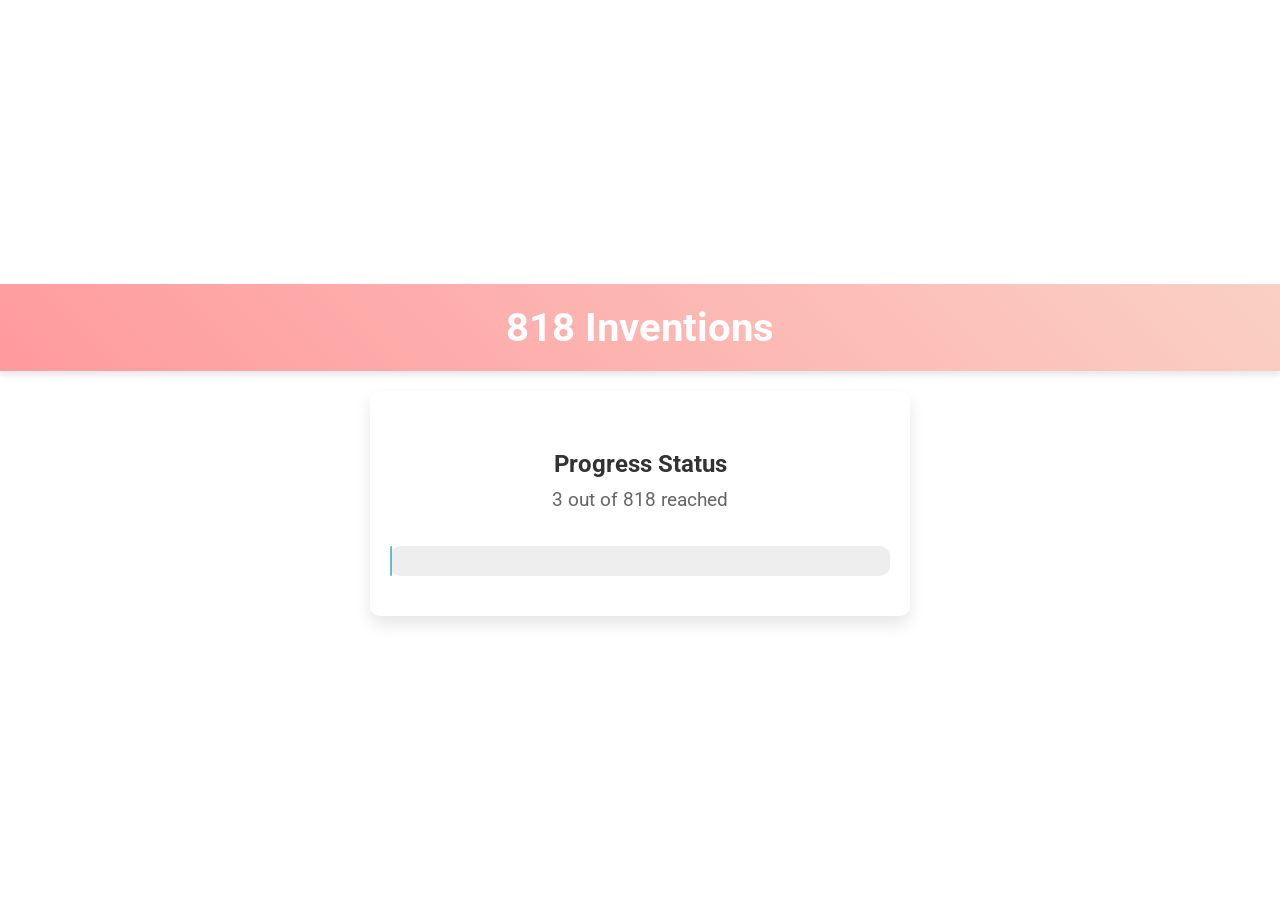
<file: index.html>
<!DOCTYPE html>
<html lang="en">
<head>
  <meta charset="UTF-8">
  <meta name="viewport" content="width=device-width, initial-scale=1.0">
  <title>818 Inventions</title>
  <link href="https://fonts.googleapis.com/css2?family=Roboto:wght@400;700&display=swap" rel="stylesheet">
  <style>
    body {
      margin: 0;
      padding: 0;
      font-family: 'Roboto', sans-serif;
      background: linear-gradient(rgba(255,255,255,0.7), rgba(255,255,255,0.7)),
                  url('https://cdn.wallpapersafari.com/4/52/lLRAJm.jpg') no-repeat center center fixed;
      background-size: cover;
      display: flex;
      align-items: center;
      justify-content: center;
      flex-direction: column;
      min-height: 100vh;
    }
    header {
      background: linear-gradient(45deg, #ff9a9e, #fad0c4);
      width: 100%;
      padding: 20px 0;
      text-align: center;
      color: #fff;
      box-shadow: 0 4px 6px rgba(0, 0, 0, 0.1);
    }
    .container {
      background-color: #fff;
      padding: 40px 20px;
      border-radius: 10px;
      text-align: center;
      width: 90%;
      max-width: 500px;
      box-shadow: 0 8px 16px rgba(0, 0, 0, 0.1);
      margin-top: 20px;
    }
    h1 {
      margin: 0;
      font-size: 2.5rem;
    }
    h2 {
      color: #333;
      margin-bottom: 10px;
    }
    p {
      color: #666;
      font-size: 1.2rem;
      margin-top: 0;
    }
    progress {
      width: 100%;
      height: 30px;
      appearance: none;
      margin-top: 15px;
    }
    progress::-webkit-progress-bar {
      background-color: #eee;
      border-radius: 10px;
    }
    progress::-webkit-progress-value {
      background: linear-gradient(90deg, #76c7c0, #63a4ff);
      border-radius: 10px;
    }
    progress::-moz-progress-bar {
      background: linear-gradient(90deg, #76c7c0, #63a4ff);
      border-radius: 10px;
    }
  </style>
</head>
<body>
  <header>
    <h1>818 Inventions</h1>
  </header>
  <div class="container">
    <h2>Progress Status</h2>
    <p>3 out of 818 reached</p>
    <progress value="3" max="818"></progress>
  </div>
</body>
</html>
</file>
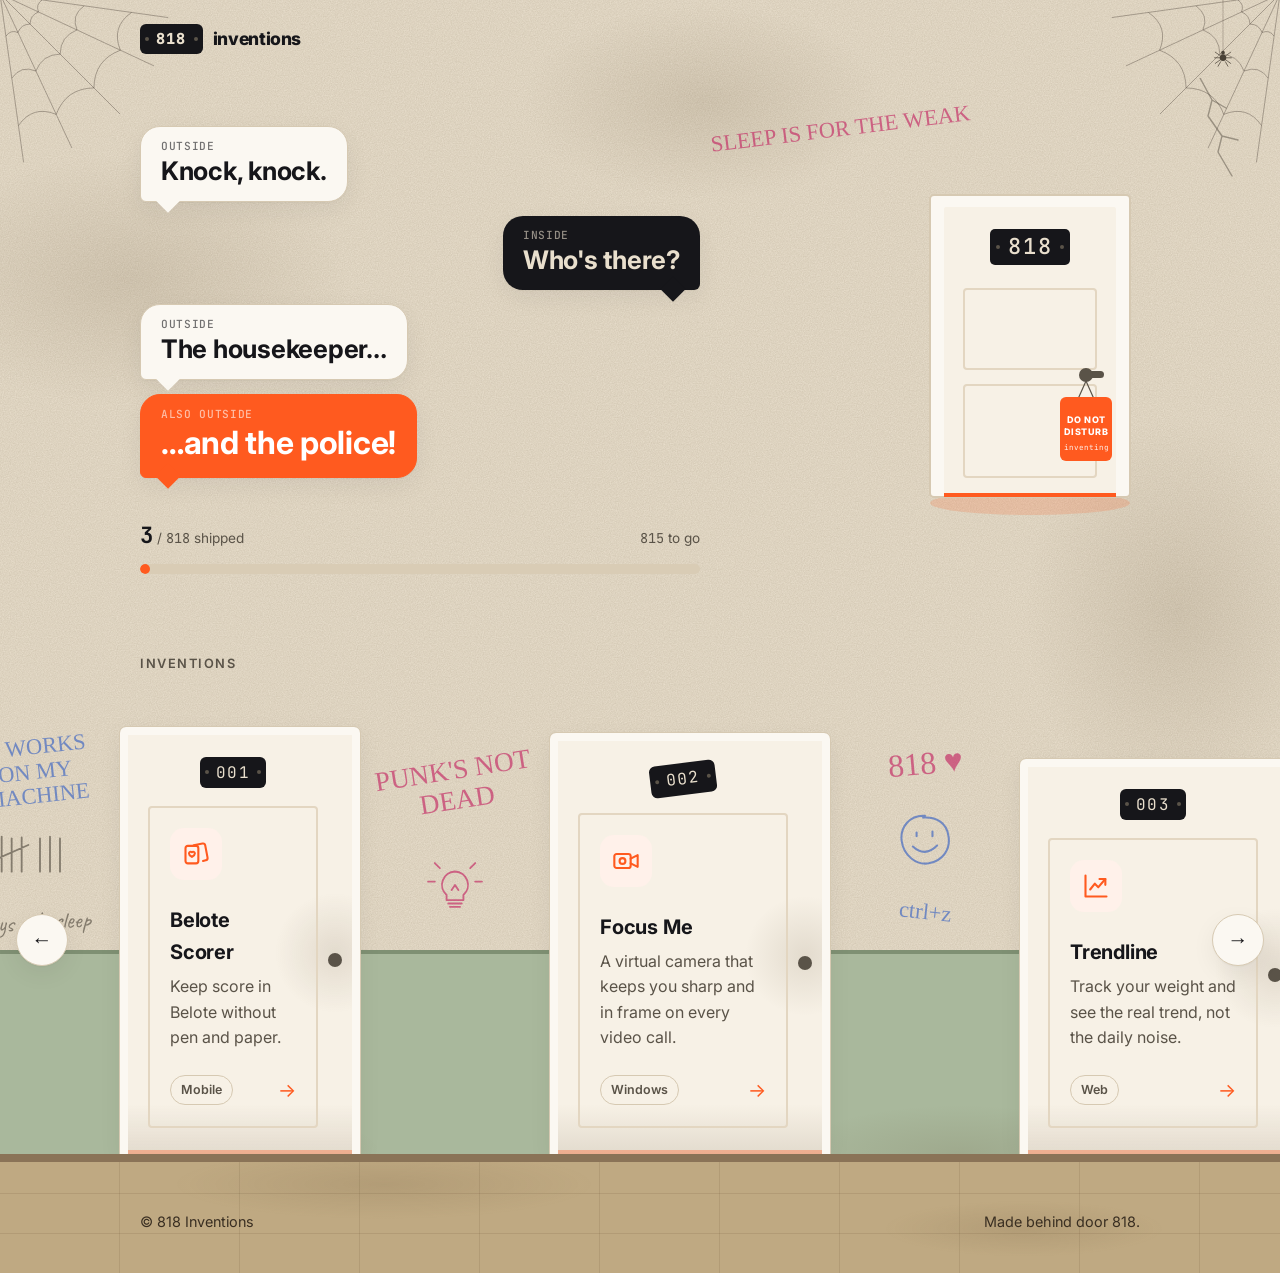
<file: variant1/index.html>
<!DOCTYPE html>
<html lang="en">
<head>
  <meta charset="UTF-8">
  <meta name="viewport" content="width=device-width, initial-scale=1.0">
  <title>818 Inventions</title>
  <meta name="description" content="Small inventions that solve real problems. The goal: 818.">
  <link rel="preconnect" href="https://fonts.googleapis.com">
  <link rel="preconnect" href="https://fonts.gstatic.com" crossorigin>
  <link href="https://fonts.googleapis.com/css2?family=Inter:wght@400;600;800&family=JetBrains+Mono:wght@500&family=Permanent+Marker&family=Caveat:wght@500&display=swap" rel="stylesheet">
  <link rel="stylesheet" href="assets/style.css">
</head>
<body>
  <header class="site-header">
    <div class="wrap">
      <a class="logo" href="./"><span class="plate mono">818</span>inventions</a>
    </div>
  </header>

  <main>
    <section class="wall">
      <div class="graffiti" aria-hidden="true">
        <svg class="cobweb cobweb-left" viewBox="0 0 160 160"><path d="M0 0 L158.4 22.2 M0 0 L145 67.7 M0 0 L113 113 M0 0 L67.7 145 M0 0 L22.2 158.4 M39.6 5.6 Q33.4 9.9 36.2 16.9 Q28.4 19.9 28.3 28.3 Q19.9 28.4 16.9 36.2 Q9.9 33.4 5.6 39.6 M79.2 11.1 Q66.7 19.8 72.5 33.8 Q56.8 39.8 56.6 56.6 Q39.8 56.8 33.8 72.5 Q19.8 66.7 11.1 79.2 M123.8 17.4 Q104.3 30.9 113.3 52.9 Q88.7 62.2 88.4 88.4 Q62.2 88.7 52.9 113.3 Q30.9 104.3 17.4 123.8"/></svg>
        <svg class="cobweb cobweb-right" viewBox="0 0 160 160"><path d="M0 0 L158.4 22.2 M0 0 L145 67.7 M0 0 L113 113 M0 0 L67.7 145 M0 0 L22.2 158.4 M39.6 5.6 Q33.4 9.9 36.2 16.9 Q28.4 19.9 28.3 28.3 Q19.9 28.4 16.9 36.2 Q9.9 33.4 5.6 39.6 M79.2 11.1 Q66.7 19.8 72.5 33.8 Q56.8 39.8 56.6 56.6 Q39.8 56.8 33.8 72.5 Q19.8 66.7 11.1 79.2 M123.8 17.4 Q104.3 30.9 113.3 52.9 Q88.7 62.2 88.4 88.4 Q62.2 88.7 52.9 113.3 Q30.9 104.3 17.4 123.8"/></svg>
        <svg class="spider" viewBox="0 0 30 110"><path class="spider-thread" d="M15 0 V80"/><circle cx="15" cy="80" r="2.5"/><circle cx="15" cy="87" r="4.5"/><path class="spider-legs" d="M11 84 l-7 -5 M11 87 l-8 0 M11 90 l-7 5 M12 92 l-4 7 M19 84 l7 -5 M19 87 l8 0 M19 90 l7 5 M18 92 l4 7"/></svg>
        <svg class="doodle crack wide-only" viewBox="0 0 44 100"><path d="M2 0 L14 22 L10 38 L24 58 L20 74 L34 98 M14 22 L28 30 M24 58 L40 62"/></svg>
        <span class="tag spray-2 mid-only" style="top: 6%; left: calc(50% + 70px); transform: rotate(-7deg);">SLEEP IS FOR THE WEAK</span>
      </div>

      <div class="wrap">
        <div class="hero">
          <div>
            <h1 class="sr-only">818 Inventions</h1>
            <div class="chat">
              <p class="bubble out"><span class="who mono">outside</span>Knock, knock.</p>
              <p class="bubble in"><span class="who mono">inside</span>Who's there?</p>
              <p class="bubble out"><span class="who mono">outside</span>The housekeeper&hellip;</p>
              <p class="bubble out punch"><span class="who mono">also outside</span>&hellip;and the police!</p>
            </div>

            <div class="progress">
              <div class="progress-label">
                <span><strong class="mono" id="count">0</strong> / <span class="mono" id="goal">818</span> shipped</span>
                <span><span class="mono" id="left">818</span> to go</span>
              </div>
              <div class="progress-track" id="progress" role="progressbar" aria-label="Inventions shipped" aria-valuemin="0" aria-valuemax="818" aria-valuenow="0">
                <div class="progress-fill" id="fill"></div>
              </div>
            </div>
          </div>

          <svg class="door" id="door" viewBox="0 0 220 330" role="button" tabindex="0" aria-label="Knock on door 818">
            <ellipse class="door-glow" cx="110" cy="318" rx="100" ry="12"/>
            <rect class="door-frame" x="10" y="10" width="200" height="302" rx="4"/>
            <rect class="door-leaf" x="24" y="22" width="172" height="290" rx="2"/>
            <rect class="door-panel" x="44" y="104" width="132" height="80" rx="3"/>
            <rect class="door-panel" x="44" y="200" width="132" height="92" rx="3"/>
            <rect class="door-plate" x="70" y="44" width="80" height="36" rx="5"/>
            <circle class="door-screw" cx="78" cy="62" r="2"/>
            <circle class="door-screw" cx="142" cy="62" r="2"/>
            <text class="door-number" x="110" y="69" text-anchor="middle">818</text>
            <rect class="door-handle" x="160" y="186" width="24" height="7" rx="3.5"/>
            <circle class="door-handle" cx="166" cy="190" r="7"/>
            <path class="door-hanger-string" d="M166 196 L158 214 M166 196 L174 214"/>
            <rect class="door-hanger" x="140" y="212" width="52" height="64" rx="6"/>
            <text class="door-hanger-text" x="166" y="238" text-anchor="middle">DO NOT</text>
            <text class="door-hanger-text" x="166" y="250" text-anchor="middle">DISTURB</text>
            <text class="door-hanger-small" x="166" y="265" text-anchor="middle">inventing</text>
            <rect class="door-light" x="24" y="308" width="172" height="4"/>
          </svg>
        </div>
      </div>
    </section>

    <section class="hall">
      <div class="wrap">
        <h2 class="section-title">Inventions</h2>
      </div>

      <div class="corridor-nav">
        <button class="walk walk-left" id="walk-left" type="button" aria-label="Walk left">&larr;</button>
        <div class="corridor" id="grid"></div>
        <button class="walk walk-right" id="walk-right" type="button" aria-label="Walk right">&rarr;</button>
      </div>
    </section>
  </main>

  <footer class="site-footer">
    <div class="wrap">
      <span>&copy; 818 Inventions</span>
      <span>Made behind door 818.</span>
    </div>
  </footer>

  <script src="assets/projects.js"></script>
  <script>renderHome();</script>
</body>
</html>
</file>
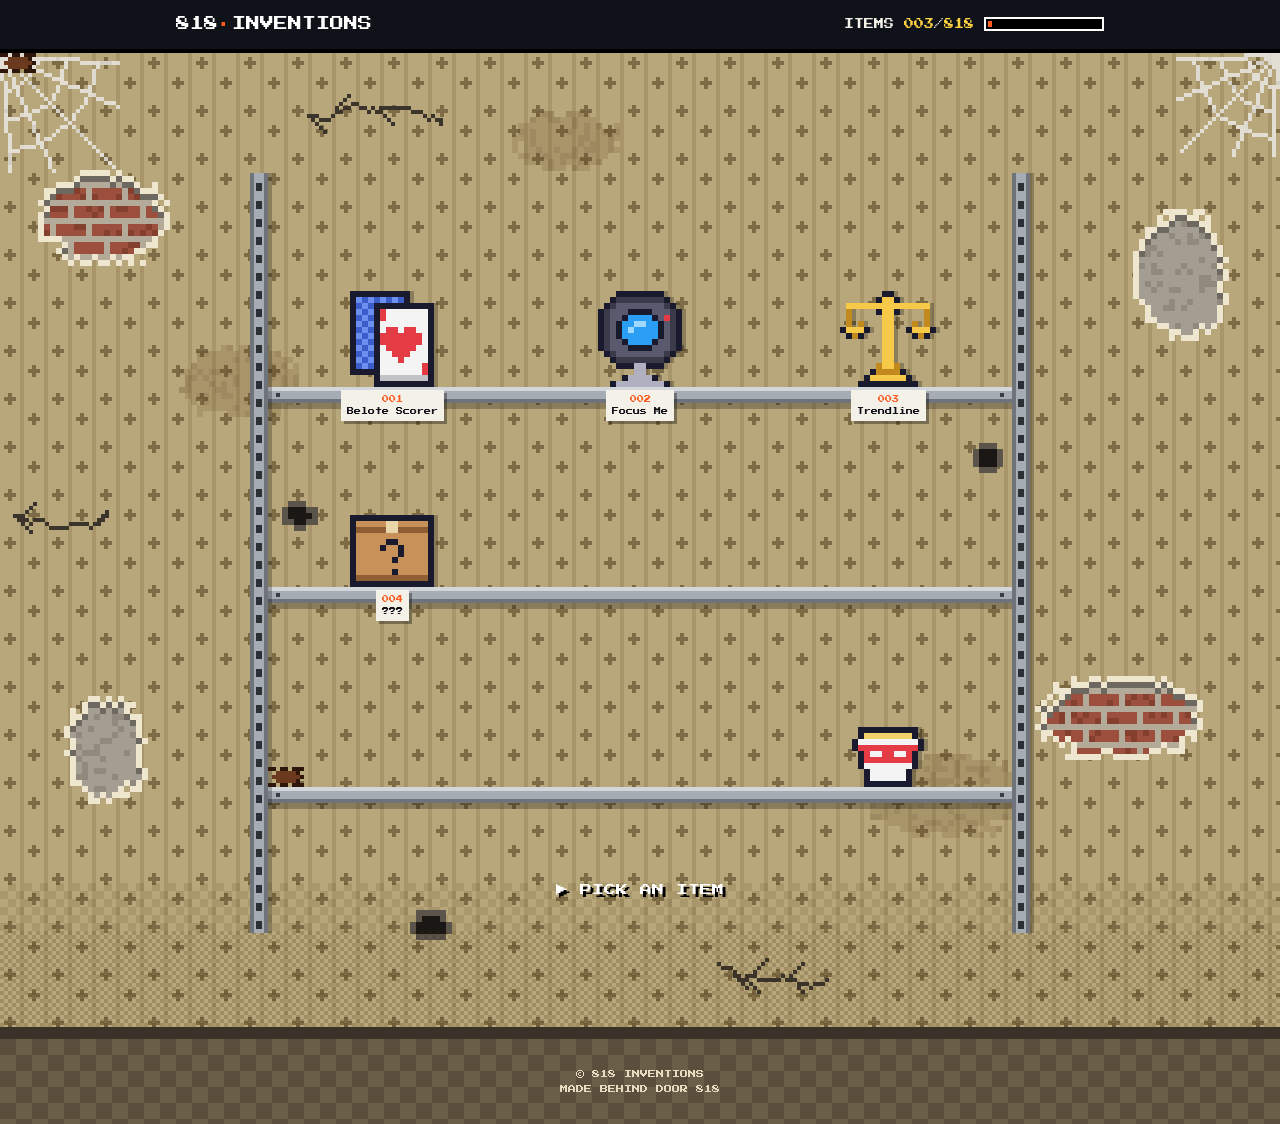
<file: variant2/index.html>
<!DOCTYPE html>
<html lang="en">
<head>
  <meta charset="UTF-8">
  <meta name="viewport" content="width=device-width, initial-scale=1.0">
  <title>818 Inventions</title>
  <meta name="description" content="Small inventions that solve real problems. The goal: 818.">
  <link rel="preconnect" href="https://fonts.googleapis.com">
  <link rel="preconnect" href="https://fonts.gstatic.com" crossorigin>
  <link href="https://fonts.googleapis.com/css2?family=Press+Start+2P&family=VT323&display=swap" rel="stylesheet">
  <link rel="stylesheet" href="assets/room.css">
</head>
<body>
  <header class="hud">
    <div class="hud-in">
      <a class="hud-title" href="./">818<span>&middot;</span>INVENTIONS</a>
      <div class="hud-score">
        <span>ITEMS</span>
        <span><b id="count">000</b>/<b id="goal">818</b></span>
        <div class="hud-bar" role="progressbar" aria-label="Inventions shipped"><i id="fill"></i></div>
      </div>
    </div>
  </header>

  <main class="room" id="room">
    <h1 class="sr-only">818 Inventions</h1>
    <div id="wall-decor" aria-hidden="true"></div>

    <div class="shelf-unit" id="shelves"></div>

    <p class="press">&#9654; PICK AN ITEM</p>
  </main>

  <footer class="floor">
    <div>&copy; 818 INVENTIONS</div>
    <div>MADE BEHIND DOOR 818</div>
  </footer>

  <script src="assets/projects.js"></script>
  <script src="assets/room.js"></script>
  <script>renderRoom();</script>
</body>
</html>
</file>
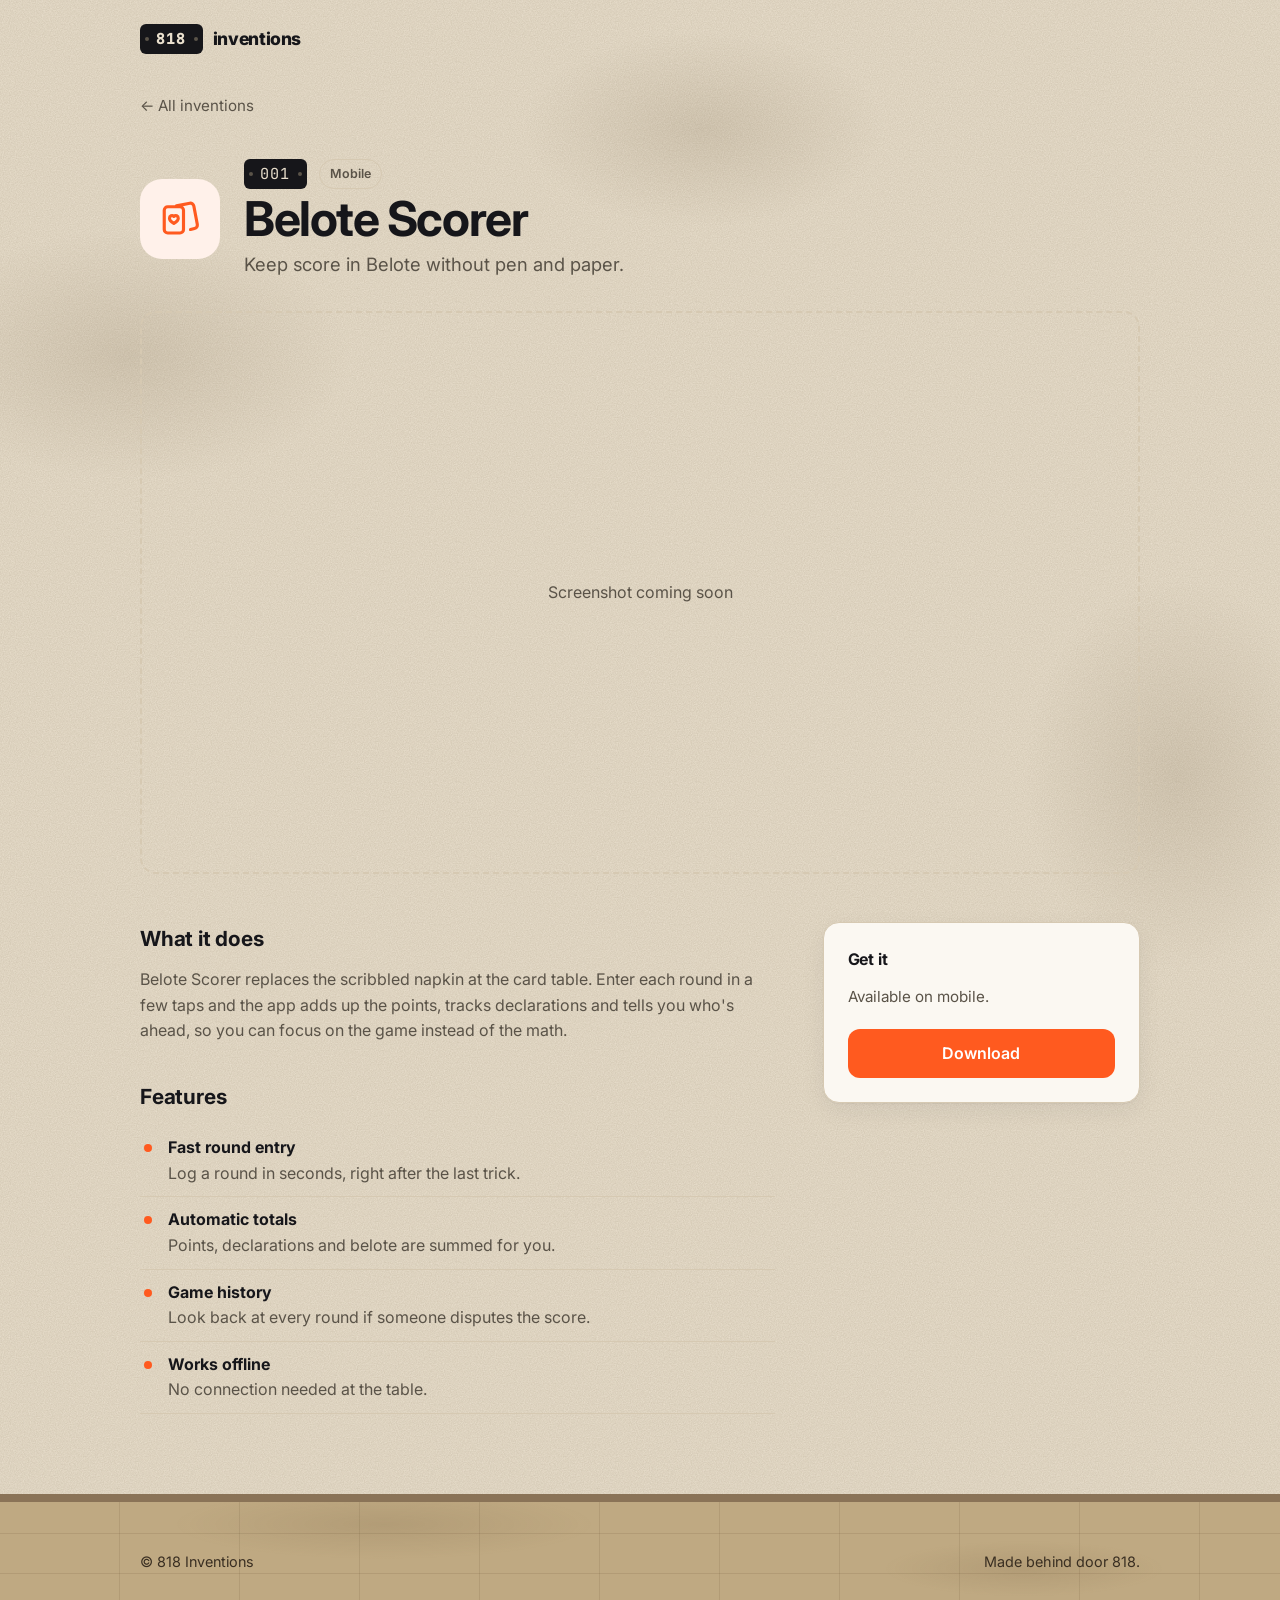
<file: variant1/belote-scorer/index.html>
<!DOCTYPE html>
<html lang="en">
<head>
  <meta charset="UTF-8">
  <meta name="viewport" content="width=device-width, initial-scale=1.0">
  <title>Belote Scorer · 818 Inventions</title>
  <meta name="description" content="Keep score in Belote without pen and paper.">
  <link rel="preconnect" href="https://fonts.googleapis.com">
  <link rel="preconnect" href="https://fonts.gstatic.com" crossorigin>
  <link href="https://fonts.googleapis.com/css2?family=Inter:wght@400;600;800&family=JetBrains+Mono:wght@500&display=swap" rel="stylesheet">
  <link rel="stylesheet" href="../assets/style.css">
</head>
<body>
  <header class="site-header">
    <div class="wrap">
      <a class="logo" href="../"><span class="plate mono">818</span>inventions</a>
    </div>
  </header>

  <main class="wrap">
    <a class="back" href="../">&larr; All inventions</a>

    <section class="project-hero">
      <div class="icon">
        <svg viewBox="0 0 24 24" fill="none" stroke="currentColor" stroke-width="1.8" stroke-linecap="round" stroke-linejoin="round"><rect x="3" y="5" width="11" height="15" rx="2"/><path d="M10 4.5 17.6 3a2 2 0 0 1 2.3 1.6l2 10.5a2 2 0 0 1-1.6 2.3L18 18"/><path d="M8.5 10.5c-1-1-2.5-.2-2.5 1 0 1.5 2.5 3 2.5 3s2.5-1.5 2.5-3c0-1.2-1.5-2-2.5-1z"/></svg>
      </div>
      <div>
        <div class="meta"><span class="plate mono">001</span><span class="badge">Mobile</span></div>
        <h1>Belote Scorer</h1>
        <p>Keep score in Belote without pen and paper.</p>
      </div>
    </section>

    <!-- TODO: replace with a real screenshot, e.g. <img src="screenshot.png" alt="..."> -->
    <div class="screenshot">Screenshot coming soon</div>

    <div class="content">
      <div>
        <section>
          <h2>What it does</h2>
          <p>Belote Scorer replaces the scribbled napkin at the card table. Enter each round in a few taps and the app adds up the points, tracks declarations and tells you who's ahead, so you can focus on the game instead of the math.</p>
        </section>
        <section>
          <h2>Features</h2>
          <ul class="features">
            <li><strong>Fast round entry</strong><span>Log a round in seconds, right after the last trick.</span></li>
            <li><strong>Automatic totals</strong><span>Points, declarations and belote are summed for you.</span></li>
            <li><strong>Game history</strong><span>Look back at every round if someone disputes the score.</span></li>
            <li><strong>Works offline</strong><span>No connection needed at the table.</span></li>
          </ul>
        </section>
      </div>

      <aside class="side">
        <h2>Get it</h2>
        <p>Available on mobile.</p>
        <!-- TODO: link to the app store / download page -->
        <a class="button" href="#">Download</a>
      </aside>
    </div>
  </main>

  <footer class="site-footer">
    <div class="wrap">
      <span>&copy; 818 Inventions</span>
      <span>Made behind door 818.</span>
    </div>
  </footer>
</body>
</html>
</file>
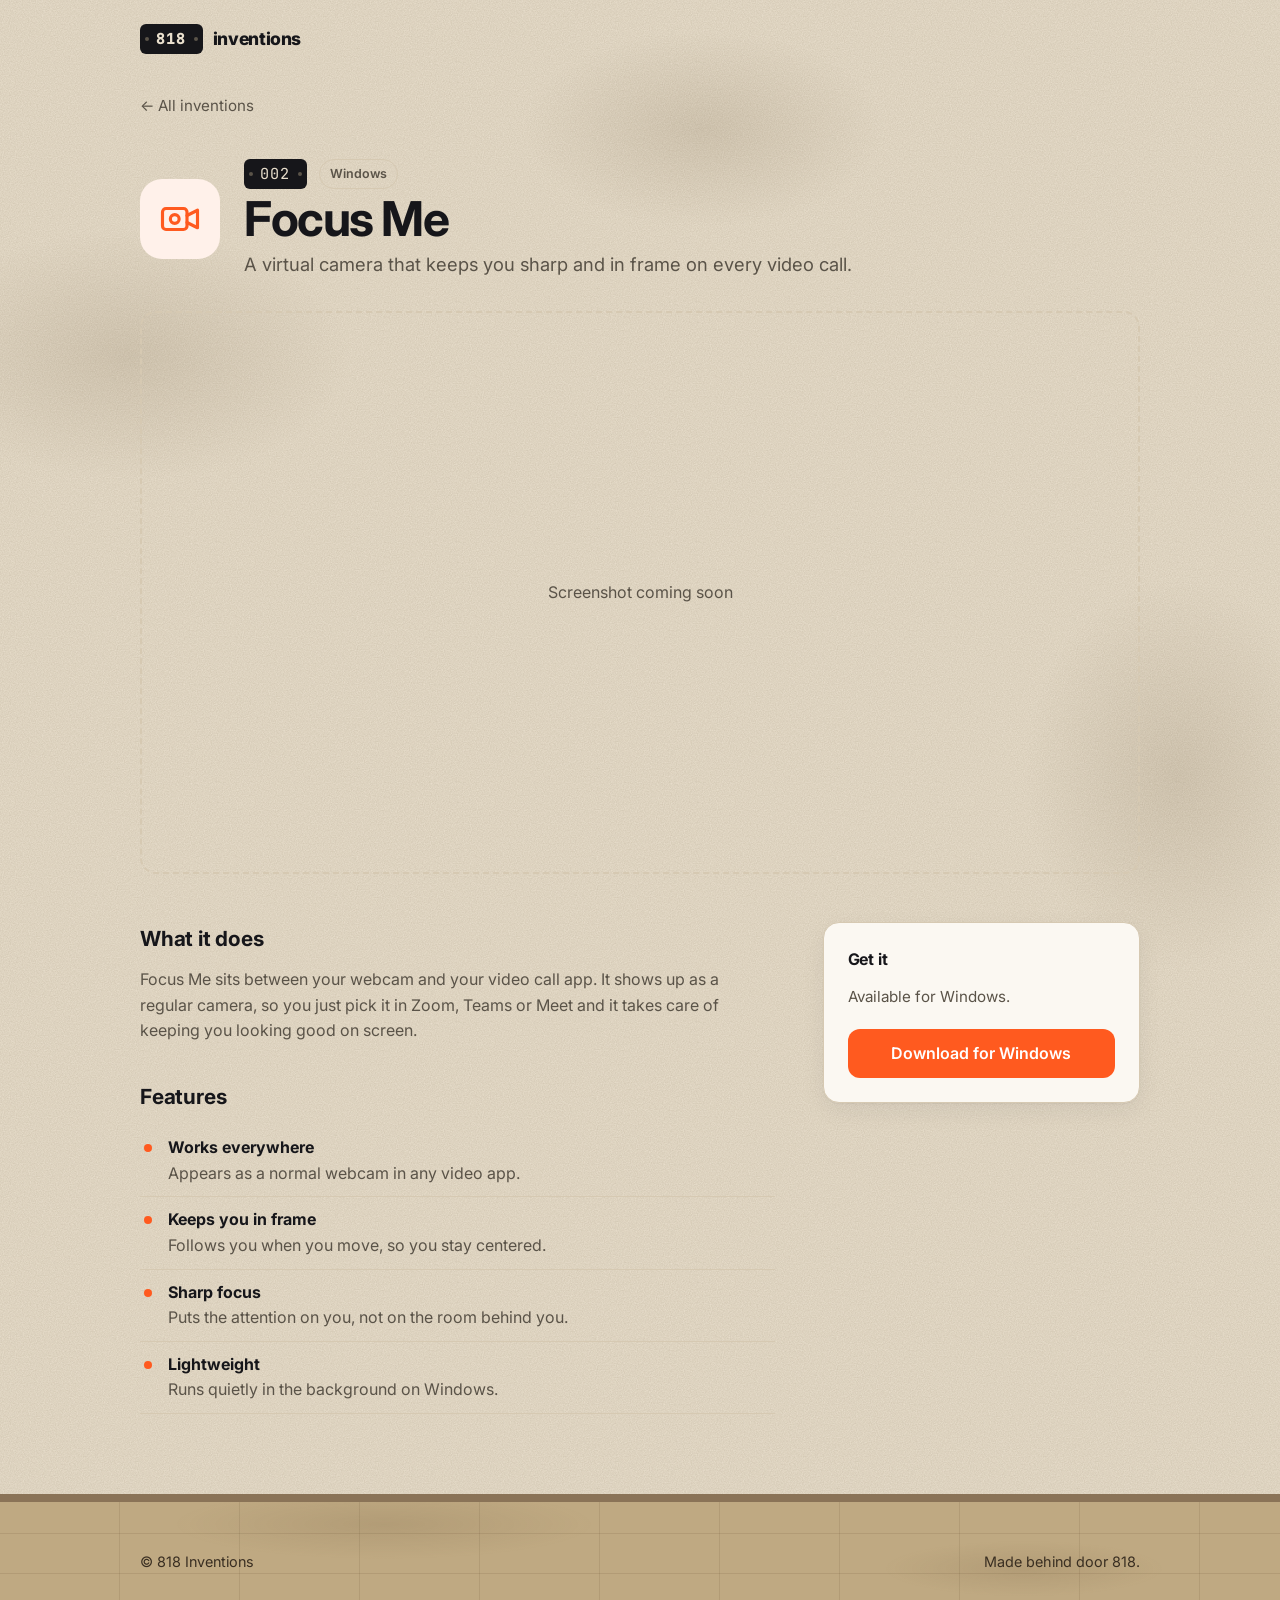
<file: variant1/focus-me/index.html>
<!DOCTYPE html>
<html lang="en">
<head>
  <meta charset="UTF-8">
  <meta name="viewport" content="width=device-width, initial-scale=1.0">
  <title>Focus Me · 818 Inventions</title>
  <meta name="description" content="A virtual camera that keeps you sharp and in frame on every video call.">
  <link rel="preconnect" href="https://fonts.googleapis.com">
  <link rel="preconnect" href="https://fonts.gstatic.com" crossorigin>
  <link href="https://fonts.googleapis.com/css2?family=Inter:wght@400;600;800&family=JetBrains+Mono:wght@500&display=swap" rel="stylesheet">
  <link rel="stylesheet" href="../assets/style.css">
</head>
<body>
  <header class="site-header">
    <div class="wrap">
      <a class="logo" href="../"><span class="plate mono">818</span>inventions</a>
    </div>
  </header>

  <main class="wrap">
    <a class="back" href="../">&larr; All inventions</a>

    <section class="project-hero">
      <div class="icon">
        <svg viewBox="0 0 24 24" fill="none" stroke="currentColor" stroke-width="1.8" stroke-linecap="round" stroke-linejoin="round"><rect x="2" y="6" width="14" height="12" rx="2"/><path d="m16 10 6-3v10l-6-3"/><circle cx="9" cy="12" r="2.5"/></svg>
      </div>
      <div>
        <div class="meta"><span class="plate mono">002</span><span class="badge">Windows</span></div>
        <h1>Focus Me</h1>
        <p>A virtual camera that keeps you sharp and in frame on every video call.</p>
      </div>
    </section>

    <!-- TODO: replace with a real screenshot, e.g. <img src="screenshot.png" alt="..."> -->
    <div class="screenshot">Screenshot coming soon</div>

    <div class="content">
      <div>
        <section>
          <h2>What it does</h2>
          <p>Focus Me sits between your webcam and your video call app. It shows up as a regular camera, so you just pick it in Zoom, Teams or Meet and it takes care of keeping you looking good on screen.</p>
        </section>
        <section>
          <h2>Features</h2>
          <ul class="features">
            <li><strong>Works everywhere</strong><span>Appears as a normal webcam in any video app.</span></li>
            <li><strong>Keeps you in frame</strong><span>Follows you when you move, so you stay centered.</span></li>
            <li><strong>Sharp focus</strong><span>Puts the attention on you, not on the room behind you.</span></li>
            <li><strong>Lightweight</strong><span>Runs quietly in the background on Windows.</span></li>
          </ul>
        </section>
      </div>

      <aside class="side">
        <h2>Get it</h2>
        <p>Available for Windows.</p>
        <!-- TODO: link to the installer / download page -->
        <a class="button" href="#">Download for Windows</a>
      </aside>
    </div>
  </main>

  <footer class="site-footer">
    <div class="wrap">
      <span>&copy; 818 Inventions</span>
      <span>Made behind door 818.</span>
    </div>
  </footer>
</body>
</html>
</file>
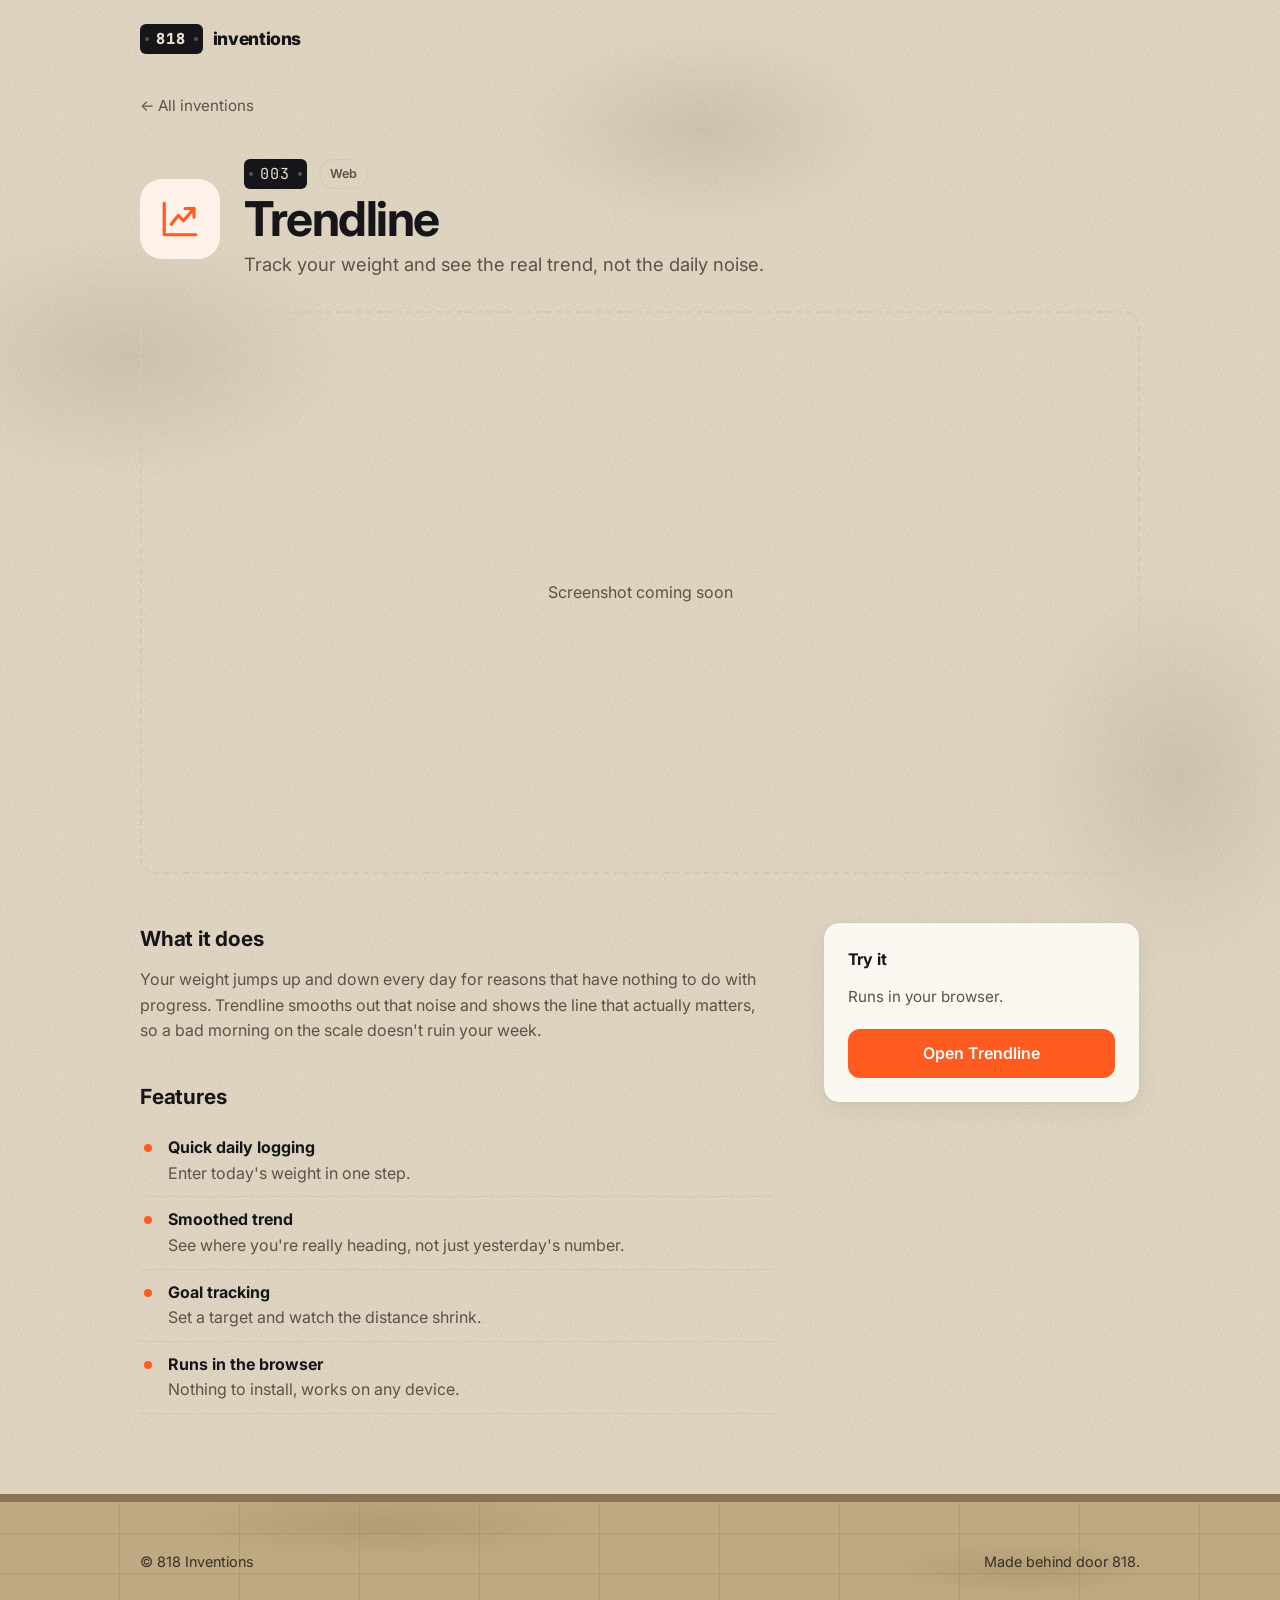
<file: variant1/trendline/index.html>
<!DOCTYPE html>
<html lang="en">
<head>
  <meta charset="UTF-8">
  <meta name="viewport" content="width=device-width, initial-scale=1.0">
  <title>Trendline · 818 Inventions</title>
  <meta name="description" content="Track your weight and see the real trend, not the daily noise.">
  <link rel="preconnect" href="https://fonts.googleapis.com">
  <link rel="preconnect" href="https://fonts.gstatic.com" crossorigin>
  <link href="https://fonts.googleapis.com/css2?family=Inter:wght@400;600;800&family=JetBrains+Mono:wght@500&display=swap" rel="stylesheet">
  <link rel="stylesheet" href="../assets/style.css">
</head>
<body>
  <header class="site-header">
    <div class="wrap">
      <a class="logo" href="../"><span class="plate mono">818</span>inventions</a>
    </div>
  </header>

  <main class="wrap">
    <a class="back" href="../">&larr; All inventions</a>

    <section class="project-hero">
      <div class="icon">
        <svg viewBox="0 0 24 24" fill="none" stroke="currentColor" stroke-width="1.8" stroke-linecap="round" stroke-linejoin="round"><path d="M3 3v18h18"/><path d="m7 15 4-5 3 3 6-7"/><path d="M15 6h5v5"/></svg>
      </div>
      <div>
        <div class="meta"><span class="plate mono">003</span><span class="badge">Web</span></div>
        <h1>Trendline</h1>
        <p>Track your weight and see the real trend, not the daily noise.</p>
      </div>
    </section>

    <!-- TODO: replace with a real screenshot, e.g. <img src="screenshot.png" alt="..."> -->
    <div class="screenshot">Screenshot coming soon</div>

    <div class="content">
      <div>
        <section>
          <h2>What it does</h2>
          <p>Your weight jumps up and down every day for reasons that have nothing to do with progress. Trendline smooths out that noise and shows the line that actually matters, so a bad morning on the scale doesn't ruin your week.</p>
        </section>
        <section>
          <h2>Features</h2>
          <ul class="features">
            <li><strong>Quick daily logging</strong><span>Enter today's weight in one step.</span></li>
            <li><strong>Smoothed trend</strong><span>See where you're really heading, not just yesterday's number.</span></li>
            <li><strong>Goal tracking</strong><span>Set a target and watch the distance shrink.</span></li>
            <li><strong>Runs in the browser</strong><span>Nothing to install, works on any device.</span></li>
          </ul>
        </section>
      </div>

      <aside class="side">
        <h2>Try it</h2>
        <p>Runs in your browser.</p>
        <!-- TODO: link to the live web app -->
        <a class="button" href="#">Open Trendline</a>
      </aside>
    </div>
  </main>

  <footer class="site-footer">
    <div class="wrap">
      <span>&copy; 818 Inventions</span>
      <span>Made behind door 818.</span>
    </div>
  </footer>
</body>
</html>
</file>
<file: variant1/assets/style.css>
/* The page is a corridor: painted wall, doors, linoleum floor */
:root {
  --bg: #e9dfcd;
  --surface: #fbf8f2;
  --text: #16161a;
  --muted: #5a5348;
  --border: #d6c9b2;
  --accent: #ff5a1f;
  --accent-text: #b33a0a;
  --accent-soft: #fff1ea;
  --track: #d9ccb5;
  --door: #f7f1e6;
  --door-line: #e3d6c1;
  --baseboard: #8a7357;
  --floor: #bfa982;
  --floor-tile: rgba(80, 60, 30, 0.12);
  --floor-text: #3a2f22;
  --paint: #a9b89c;
  --paint-line: #7f9073;
  --grime: rgba(90, 70, 40, 0.13);
  --web: rgba(70, 60, 50, 0.4);
  --spray-1: #2b59c3;
  --spray-2: #c2185b;
  --pencil: #4a4338;
  --radius: 16px;
  --shadow: 0 1px 2px rgba(22, 22, 26, 0.04), 0 8px 24px rgba(22, 22, 26, 0.06);
  --shadow-hover: 0 2px 4px rgba(22, 22, 26, 0.06), 0 16px 40px rgba(22, 22, 26, 0.10);
}

@media (prefers-color-scheme: dark) {
  :root {
    /* The same corridor late at night */
    --bg: #171c2e;
    --surface: #212740;
    --text: #f2f2ee;
    --muted: #a9adc0;
    --border: #2f3652;
    --accent: #ff6a33;
    --accent-text: #ff8a5c;
    --accent-soft: #3a2420;
    --track: #2a3049;
    --door: #2b3150;
    --door-line: #3a4163;
    --baseboard: #0b0e1a;
    --floor: #10142a;
    --floor-tile: rgba(255, 255, 255, 0.04);
    --floor-text: #a9adc0;
    --paint: #1f2d33;
    --paint-line: #2c3e45;
    --grime: rgba(0, 0, 0, 0.3);
    --web: rgba(220, 225, 240, 0.22);
    --spray-1: #6b8cff;
    --spray-2: #ff5c9a;
    --pencil: #b7bbcc;
    --shadow: 0 1px 2px rgba(0, 0, 0, 0.3), 0 8px 24px rgba(0, 0, 0, 0.25);
    --shadow-hover: 0 2px 4px rgba(0, 0, 0, 0.35), 0 16px 40px rgba(0, 0, 0, 0.4);
  }
}

* { box-sizing: border-box; }

body {
  margin: 0;
  overflow-x: clip;
  /* Old paint: grain plus a few stains nobody cleaned */
  background:
    radial-gradient(ellipse 320px 180px at 10% 22%, var(--grime), transparent 70%),
    radial-gradient(ellipse 220px 280px at 92% 48%, var(--grime), transparent 70%),
    radial-gradient(ellipse 260px 140px at 55% 8%, var(--grime), transparent 70%),
    url("data:image/svg+xml,%3Csvg xmlns='http://www.w3.org/2000/svg' width='240' height='240'%3E%3Cfilter id='n'%3E%3CfeTurbulence type='fractalNoise' baseFrequency='.85' numOctaves='3' stitchTiles='stitch'/%3E%3CfeColorMatrix values='0 0 0 0 .3 0 0 0 0 .24 0 0 0 0 .15 .28 0 0 0 0'/%3E%3C/filter%3E%3Crect width='100%25' height='100%25' filter='url(%23n)'/%3E%3C/svg%3E"),
    var(--bg);
  color: var(--text);
  font-family: 'Inter', system-ui, -apple-system, 'Segoe UI', sans-serif;
  line-height: 1.6;
  -webkit-font-smoothing: antialiased;
}

a { color: inherit; }

.wrap {
  width: 100%;
  max-width: 1040px;
  margin: 0 auto;
  padding: 0 20px;
}

.mono {
  font-family: 'JetBrains Mono', ui-monospace, 'Cascadia Code', monospace;
}

/* Header */
.site-header {
  padding: 24px 0;
}
.site-header .wrap {
  display: flex;
  align-items: center;
  justify-content: space-between;
}
.logo {
  font-weight: 800;
  font-size: 1.1rem;
  letter-spacing: -0.02em;
  text-decoration: none;
}
.logo {
  display: inline-flex;
  align-items: center;
  gap: 10px;
}

/* Door number plate */
.plate {
  position: relative;
  display: inline-block;
  padding: 3px 16px;
  border-radius: 6px;
  background: var(--text);
  color: var(--bg);
  font-size: 0.95rem;
  letter-spacing: 0.08em;
}
.plate::before,
.plate::after {
  content: '';
  position: absolute;
  top: 50%;
  width: 4px;
  height: 4px;
  margin-top: -2px;
  border-radius: 50%;
  background: var(--muted);
}
.plate::before { left: 5px; }
.plate::after { right: 5px; }

/* Hero */
.hero {
  display: grid;
  grid-template-columns: 1fr auto;
  gap: 48px;
  align-items: center;
  padding: 48px 0 56px;
}
.eyebrow {
  margin-bottom: 16px;
  font-size: 0.85rem;
  color: var(--accent-text);
}

/* Door of Room 818 */
.door {
  width: 220px;
  height: auto;
  cursor: pointer;
  transform-origin: bottom center;
}
.door:focus-visible { outline: 2px solid var(--accent); outline-offset: 6px; border-radius: 4px; }
/* Three quick knocks */
.door.knocked { animation: knock 0.45s ease; }
@keyframes knock {
  0%, 100% { transform: none; }
  15%, 50%, 85% { transform: translateX(3px) rotate(0.6deg); }
  32%, 67% { transform: translateX(-2px); }
}
@media (prefers-reduced-motion: reduce) {
  .door.knocked { animation: none; }
}
.door-frame { fill: var(--surface); stroke: var(--border); stroke-width: 2; }
.door-leaf { fill: var(--door); }
.door-panel { fill: none; stroke: var(--door-line); stroke-width: 2; }
.door-plate { fill: var(--text); }
.door-screw { fill: var(--muted); }
.door-number {
  fill: var(--bg);
  font-family: 'JetBrains Mono', ui-monospace, monospace;
  font-size: 22px;
  font-weight: 500;
  letter-spacing: 2px;
}
.door-handle { fill: var(--muted); }
.door-hanger-string { stroke: var(--muted); stroke-width: 1.2; fill: none; }
.door-hanger { fill: var(--accent); }
.door-hanger-text {
  fill: #fff;
  font-family: 'Inter', system-ui, sans-serif;
  font-size: 9px;
  font-weight: 800;
  letter-spacing: 0.5px;
}
.door-hanger-small {
  fill: #fff;
  font-family: 'JetBrains Mono', ui-monospace, monospace;
  font-size: 7.5px;
  opacity: 0.9;
}
.door-light { fill: var(--accent); }
.door-glow { fill: var(--accent); opacity: 0.18; }
.hero h1 {
  margin: 0 0 16px;
  font-size: clamp(2.4rem, 6vw, 4rem);
  line-height: 1.05;
  letter-spacing: -0.035em;
  font-weight: 800;
}
.hero h1 em {
  font-style: normal;
  color: var(--accent);
}
.hero p {
  margin: 0;
  max-width: 560px;
  color: var(--muted);
  font-size: 1.15rem;
}
.sr-only {
  position: absolute;
  width: 1px;
  height: 1px;
  overflow: hidden;
  clip: rect(0 0 0 0);
  white-space: nowrap;
}

/* The knock-knock joke as a conversation through the door:
   voices from the corridor on the left, the answer from inside on the right */
.chat {
  display: flex;
  flex-direction: column;
  gap: 14px;
  max-width: 560px;
}
.hero .bubble {
  position: relative;
  max-width: 80%;
  margin: 0;
  padding: 12px 20px 14px;
  border-radius: 20px;
  font-size: clamp(1.2rem, 2.6vw, 1.6rem);
  font-weight: 700;
  line-height: 1.25;
  letter-spacing: -0.01em;
  box-shadow: var(--shadow);
  animation: say 0.45s cubic-bezier(0.2, 1.4, 0.4, 1) both;
}
.bubble .who {
  display: block;
  margin-bottom: 2px;
  font-size: 0.7rem;
  font-weight: 500;
  letter-spacing: 0.06em;
  text-transform: uppercase;
  opacity: 0.6;
}
.bubble::after {
  content: '';
  position: absolute;
  bottom: -8px;
  width: 18px;
  height: 18px;
  background: inherit;
  transform: rotate(45deg);
  z-index: -1;
}
.hero .bubble.out {
  align-self: flex-start;
  background: var(--surface);
  border: 1px solid var(--border);
  color: var(--text);
  border-bottom-left-radius: 6px;
}
.bubble.out::after { left: 18px; }
.hero .bubble.in {
  align-self: flex-end;
  background: var(--text);
  color: var(--bg);
  border-bottom-right-radius: 6px;
}
.bubble.in::after { right: 18px; }
.hero .bubble.punch {
  background: var(--accent);
  border-color: var(--accent);
  color: #fff;
  font-size: clamp(1.4rem, 3.2vw, 2rem);
}
.bubble:nth-child(2) { animation-delay: 1s; }
.bubble:nth-child(3) { animation-delay: 2s; }
.bubble:nth-child(4) {
  animation: say 0.45s cubic-bezier(0.2, 1.4, 0.4, 1) 3s both, shake 0.5s ease 3.45s;
}
@keyframes say {
  from { opacity: 0; transform: translateY(10px) scale(0.92); }
  to { opacity: 1; transform: none; }
}
@keyframes shake {
  0%, 100% { transform: none; }
  20%, 60% { transform: translateX(-5px) rotate(-1.5deg); }
  40%, 80% { transform: translateX(5px) rotate(1.5deg); }
}
@media (prefers-reduced-motion: reduce) {
  .hero .bubble, .bubble:nth-child(4) { animation: none; }
}

/* Progress */
.progress {
  margin-top: 40px;
  max-width: 560px;
}
.progress-label {
  display: flex;
  justify-content: space-between;
  align-items: baseline;
  margin-bottom: 10px;
  font-size: 0.85rem;
  color: var(--muted);
}
.progress-label strong {
  color: var(--text);
  font-size: 1.4rem;
}
.progress-track {
  height: 10px;
  border-radius: 999px;
  background: var(--track);
  overflow: hidden;
}
.progress-fill {
  height: 100%;
  min-width: 10px;
  border-radius: 999px;
  background: var(--accent);
}

/* Project grid */
.section-title {
  margin: 0 0 20px;
  font-size: 0.8rem;
  font-weight: 600;
  letter-spacing: 0.12em;
  text-transform: uppercase;
  color: var(--muted);
}
.grid {
  display: grid;
  grid-template-columns: repeat(auto-fill, minmax(280px, 1fr));
  gap: 32px;
  padding-bottom: 80px;
}
/* Corridor walls: whitewash on top, oil paint below, scribbles everywhere */
.wall,
.hall {
  position: relative;
}
.wall > .wrap,
.hall > .wrap {
  position: relative;
  z-index: 1;
}
.hall {
  padding-top: 24px;
  background:
    linear-gradient(var(--paint-line), var(--paint-line)) left bottom 200px / 100% 4px no-repeat,
    radial-gradient(ellipse 180px 60px at 20% 100%, var(--grime), transparent 70%),
    radial-gradient(ellipse 240px 70px at 75% 100%, var(--grime), transparent 70%),
    linear-gradient(var(--paint), var(--paint)) left bottom / 100% 200px no-repeat;
}
.graffiti {
  position: absolute;
  inset: 0;
  pointer-events: none;
}
.tag {
  position: absolute;
  white-space: nowrap;
  font-family: 'Permanent Marker', 'Comic Sans MS', cursive;
  font-size: 1.4rem;
  opacity: 0.6;
}
.spray-1 { color: var(--spray-1); }
.spray-2 { color: var(--spray-2); }
.pencil {
  font-family: 'Caveat', cursive;
  font-size: 1.5rem;
  color: var(--pencil);
}
.doodle {
  position: absolute;
  fill: none;
  stroke: var(--pencil);
  stroke-width: 2.2;
  stroke-linecap: round;
  stroke-linejoin: round;
  opacity: 0.6;
}
.crack { top: 0; right: 3%; width: 44px; stroke-width: 1.4; opacity: 0.45; }
.bulb { top: 34%; left: calc(50% - 640px); width: 70px; stroke: var(--spray-2); }
.tally { top: 18%; left: calc(50% - 650px); width: 110px; }
.smiley { top: 40%; right: calc(50% - 640px); width: 64px; stroke: var(--spray-1); }

.cobweb {
  fill: none;
  stroke: var(--web);
  stroke-width: 0.9;
}
.cobweb-left,
.cobweb-right {
  position: absolute;
  top: -84px;
  width: 170px;
}
.cobweb-left { left: 0; }
.cobweb-right { right: 0; transform: scaleX(-1); }
.spider {
  position: absolute;
  top: -84px;
  right: 46px;
  width: 22px;
  fill: var(--pencil);
  transform-origin: top center;
  animation: dangle 6s ease-in-out infinite;
}
.spider-thread,
.spider-legs {
  fill: none;
  stroke: var(--pencil);
  stroke-width: 1;
}
.spider-thread { stroke: var(--web); }
@keyframes dangle {
  0%, 100% { transform: rotate(4deg); }
  50% { transform: rotate(-4deg) translateY(6px); }
}
@media (prefers-reduced-motion: reduce) {
  .spider { animation: none; }
}
@media (max-width: 1279px) {
  .wide-only { display: none; }
}
@media (max-width: 899px) {
  .mid-only { display: none; }
  .cobweb-left, .cobweb-right { width: 110px; }
}

/* One long row of doors you walk along; they all stand on the floor */
.corridor-nav { position: relative; }
.corridor {
  display: flex;
  align-items: flex-end;
  overflow-x: auto;
  scroll-snap-type: x mandatory;
  scrollbar-width: none;
  padding: 32px max(20px, calc(50% - 520px)) 0;
  scroll-padding-inline: max(20px, calc(50% - 520px));
}
.corridor::-webkit-scrollbar { display: none; }
.corridor .card {
  flex: 0 0 280px;
  scroll-snap-align: start;
}
.corridor .card.small { flex-basis: 240px; }
.wall-seg {
  flex: 0 0 190px;
  align-self: stretch;
  display: flex;
  flex-direction: column;
  justify-content: space-evenly;
  align-items: center;
  gap: 12px;
  padding: 0 14px 210px;
  text-align: center;
}
.wall-seg:first-child { flex-basis: 170px; }
.wall-seg .tag,
.wall-seg .doodle {
  position: static;
  white-space: normal;
  line-height: 1.1;
}
.wall-seg .bulb { width: 64px; }
.wall-seg .tally { width: 100px; }
.wall-seg .smiley { width: 56px; }

.walk {
  position: absolute;
  top: calc(50% + 16px);
  z-index: 2;
  display: grid;
  place-items: center;
  width: 52px;
  height: 52px;
  margin-top: -26px;
  border: 1px solid var(--border);
  border-radius: 50%;
  background: var(--surface);
  color: var(--text);
  font-size: 1.3rem;
  box-shadow: var(--shadow);
  cursor: pointer;
  transition: opacity 0.2s ease, border-color 0.2s ease, color 0.2s ease;
}
.walk:hover:not(:disabled) { border-color: var(--accent); color: var(--accent-text); }
.walk:disabled { opacity: 0.3; cursor: default; }
.walk-left { left: 16px; }
.walk-right { right: 16px; }

@media (max-width: 720px) {
  .corridor .card { flex-basis: 76vw; }
  .corridor .card.small { flex-basis: 66vw; }
  .wall-seg { flex-basis: 130px; }
  .walk { width: 42px; height: 42px; margin-top: -21px; }
  .walk-left { left: 8px; }
  .walk-right { right: 8px; }
}
/* Each invention card is a dorm room door */
.card {
  position: relative;
  display: flex;
  flex-direction: column;
  min-height: 380px;
  padding: 22px 34px 26px 20px;
  /* Worn around the handle and scuffed at the bottom */
  background:
    radial-gradient(circle at calc(100% - 17px) 52%, var(--grime), transparent 60px),
    linear-gradient(to top, var(--grime), transparent 50px),
    var(--door);
  border: 8px solid var(--surface);
  border-bottom: 0;
  border-radius: 6px 6px 0 0;
  outline: 1px solid var(--border);
  box-shadow: var(--shadow);
  text-decoration: none;
  transform-origin: left center;
  transition: transform 0.35s ease, box-shadow 0.35s ease;
}
.card .plate {
  align-self: center;
  margin-bottom: 18px;
  font-size: 1rem;
}
/* Door quirks */
.card.loose .plate { transform: rotate(-7deg); }
.card.small { min-height: 300px; }
.card .cobweb {
  position: absolute;
  top: 0;
  right: 0;
  width: 80px;
  transform: scaleX(-1);
}
.door-body {
  display: flex;
  flex-direction: column;
  flex: 1;
  padding: 20px;
  border: 2px solid var(--door-line);
  border-radius: 4px;
}
.door-body .icon { margin-bottom: 24px; }
.knob {
  position: absolute;
  right: 10px;
  top: 52%;
  width: 14px;
  height: 14px;
  border-radius: 50%;
  background: var(--muted);
}
/* The strip of light under the door */
.card::after {
  content: '';
  position: absolute;
  left: 0;
  right: 0;
  bottom: 0;
  height: 4px;
  background: var(--accent);
  opacity: 0.35;
  transition: opacity 0.35s ease, box-shadow 0.35s ease;
}
a.card:hover,
a.card:focus-visible {
  transform: perspective(1200px) rotateY(-9deg);
  box-shadow: var(--shadow-hover), 12px 0 32px -8px var(--accent);
  outline-color: var(--accent);
}
a.card:hover::after,
a.card:focus-visible::after {
  opacity: 1;
  box-shadow: 0 6px 18px 2px var(--accent);
}
@media (prefers-reduced-motion: reduce) {
  a.card:hover,
  a.card:focus-visible { transform: none; }
}
.icon {
  display: grid;
  place-items: center;
  width: 52px;
  height: 52px;
  border-radius: 14px;
  background: var(--accent-soft);
  color: var(--accent);
}
.icon svg { width: 28px; height: 28px; }
.card h3 {
  margin: 0 0 6px;
  font-size: 1.25rem;
  letter-spacing: -0.01em;
}
.card p {
  margin: 0 0 24px;
  color: var(--muted);
  flex: 1;
}
.card-footer {
  display: flex;
  justify-content: space-between;
  align-items: center;
}
.badge {
  display: inline-block;
  padding: 4px 10px;
  border-radius: 999px;
  border: 1px solid var(--border);
  font-size: 0.78rem;
  font-weight: 600;
  color: var(--muted);
}
.arrow {
  color: var(--accent);
  font-size: 1.2rem;
  transition: transform 0.2s ease;
}
a.card:hover .arrow { transform: translateX(4px); }

.card.placeholder { opacity: 0.75; }
.card.placeholder .door-body {
  justify-content: center;
  align-items: center;
  text-align: center;
  gap: 20px;
}
.card.placeholder p { flex: 0; margin: 0; }
.hanger {
  padding: 14px 18px;
  border-radius: 8px;
  background: var(--accent);
  color: #fff;
  font-size: 0.8rem;
  font-weight: 800;
  line-height: 1.3;
  letter-spacing: 0.04em;
}
.hanger small {
  display: block;
  margin-top: 4px;
  font-family: 'JetBrains Mono', ui-monospace, monospace;
  font-weight: 500;
  letter-spacing: 0;
}

/* Project page */
.back {
  display: inline-block;
  margin-top: 16px;
  color: var(--muted);
  text-decoration: none;
  font-size: 0.95rem;
}
.back:hover { color: var(--accent-text); }

.project-hero {
  display: flex;
  gap: 24px;
  align-items: center;
  padding: 40px 0 32px;
}
.project-hero .icon {
  flex-shrink: 0;
  width: 80px;
  height: 80px;
  border-radius: 22px;
}
.project-hero .icon svg { width: 42px; height: 42px; }
.project-hero h1 {
  margin: 4px 0 4px;
  font-size: clamp(2rem, 5vw, 3rem);
  line-height: 1.1;
  letter-spacing: -0.03em;
}
.project-hero p {
  margin: 0;
  color: var(--muted);
  font-size: 1.15rem;
}
.meta {
  display: flex;
  gap: 12px;
  align-items: center;
  color: var(--muted);
  font-size: 0.85rem;
}

.screenshot {
  display: grid;
  place-items: center;
  aspect-ratio: 16 / 9;
  margin-bottom: 48px;
  border-radius: var(--radius);
  border: 2px dashed var(--border);
  color: var(--muted);
}

.content {
  display: grid;
  grid-template-columns: 2fr 1fr;
  gap: 48px;
  padding-bottom: 80px;
}
.content h2 {
  margin: 0 0 12px;
  font-size: 1.3rem;
  letter-spacing: -0.01em;
}
.content section + section { margin-top: 36px; }
.content p { margin: 0; color: var(--muted); }
.features {
  margin: 0;
  padding: 0;
  list-style: none;
}
.features li {
  position: relative;
  padding: 10px 0 10px 28px;
  border-bottom: 1px solid var(--border);
}
.features li::before {
  content: '';
  position: absolute;
  left: 4px;
  top: 19px;
  width: 8px;
  height: 8px;
  border-radius: 50%;
  background: var(--accent);
}
.features strong { display: block; }
.features span { color: var(--muted); }

.side {
  align-self: start;
  padding: 24px;
  background: var(--surface);
  border: 1px solid var(--border);
  border-radius: var(--radius);
  box-shadow: var(--shadow);
}
.side h2 { font-size: 1rem; }
.side p { font-size: 0.95rem; margin-bottom: 20px; }
.button {
  display: block;
  padding: 12px 18px;
  border-radius: 12px;
  background: var(--accent);
  color: #fff;
  font-weight: 600;
  text-align: center;
  text-decoration: none;
  transition: filter 0.2s ease;
}
.button:hover { filter: brightness(1.08); }

/* Footer */
/* The footer is the corridor floor */
.site-footer {
  padding: 48px 0 40px;
  border-top: 8px solid var(--baseboard);
  background:
    repeating-linear-gradient(90deg, transparent 0 119px, var(--floor-tile) 119px 120px),
    repeating-linear-gradient(0deg, transparent 0 39px, var(--floor-tile) 39px 40px),
    radial-gradient(ellipse 300px 50px at 30% 20%, var(--grime), transparent 70%),
    radial-gradient(ellipse 200px 40px at 80% 60%, var(--grime), transparent 70%),
    var(--floor);
  color: var(--floor-text);
  font-size: 0.9rem;
}
.site-footer .wrap {
  display: flex;
  justify-content: space-between;
  flex-wrap: wrap;
  gap: 8px;
}

@media (max-width: 720px) {
  .hero { grid-template-columns: 1fr; gap: 32px; padding: 24px 0 36px; }
  .door { width: 160px; order: -1; }
  .content { grid-template-columns: 1fr; gap: 36px; }
  .project-hero { flex-direction: column; align-items: flex-start; gap: 16px; }
}
</file>
<file: variant2/assets/room.css>
/* 8-bit dorm room: torn wallpaper, cheap metal shelves, one pixel-art item per invention */
:root {
  --ink: #10121a;
  --paper: #f4f1e8;
  --accent: #ff5a1f;
  --gold: #ffd23f;
  --steel-light: #d3d7dc;
  --steel: #a6acb4;
  --steel-dark: #6f747c;
  --slot: #2b2e33;
}

* { box-sizing: border-box; }

body {
  margin: 0;
  background: var(--ink);
  color: var(--paper);
  font-family: 'VT323', monospace;
  font-size: 22px;
  line-height: 1.2;
}

svg { display: block; }

.sr-only {
  position: absolute;
  width: 1px;
  height: 1px;
  overflow: hidden;
  clip: rect(0 0 0 0);
  white-space: nowrap;
}

/* HUD on top, like a game score bar */
.hud {
  background: var(--ink);
  border-bottom: 4px solid #000;
}
.hud-in {
  display: flex;
  flex-wrap: wrap;
  gap: 12px 24px;
  align-items: center;
  justify-content: space-between;
  max-width: 960px;
  margin: 0 auto;
  padding: 16px;
}
.hud-title {
  font-family: 'Press Start 2P', monospace;
  font-size: 14px;
  color: #fff;
  text-decoration: none;
}
.hud-title span { color: var(--accent); }
.hud-score {
  display: flex;
  align-items: center;
  gap: 10px;
  font-family: 'Press Start 2P', monospace;
  font-size: 10px;
}
.hud-score b { color: var(--gold); font-weight: normal; }
.hud-bar {
  width: 120px;
  height: 14px;
  padding: 2px;
  border: 2px solid #fff;
  background: #000;
}
.hud-bar i {
  display: block;
  height: 100%;
  min-width: 4px;
  background: var(--accent);
}

/* The room wall */
.room {
  position: relative;
  overflow: hidden;
  padding: 150px 16px 130px;
  background-color: #b8a77a;
  background-size: 48px 48px;
  image-rendering: pixelated;
}
/* Dithered grime creeping up from the floor */
.room::after {
  content: '';
  position: absolute;
  left: 0;
  right: 0;
  bottom: 0;
  height: 96px;
  background: repeating-conic-gradient(rgba(60, 40, 10, 0.2) 0 25%, transparent 0 50%) 0 0 / 8px 8px;
  pointer-events: none;
}
.room::before {
  content: '';
  position: absolute;
  left: 0;
  right: 0;
  bottom: 96px;
  height: 48px;
  background: repeating-conic-gradient(rgba(60, 40, 10, 0.12) 0 25%, transparent 0 50%) 0 0 / 16px 16px;
  pointer-events: none;
}
#wall-decor {
  position: absolute;
  inset: 0;
  pointer-events: none;
}
.decor { position: absolute; }
.decor.flip svg { transform: scaleX(-1); }

/* Cheap slotted-angle metal shelving */
.shelf-unit {
  position: relative;
  z-index: 1;
  max-width: 780px;
  margin: 0 auto;
  padding: 0 18px;
}
.post {
  position: absolute;
  z-index: 2;
  top: -30px;
  bottom: -130px;
  width: 18px;
  background:
    repeating-linear-gradient(to bottom, transparent 0 10px, var(--slot) 10px 18px) 6px 0 / 6px 100% no-repeat,
    linear-gradient(to right, var(--steel-dark) 0 4px, var(--steel) 4px 14px, var(--steel-dark) 14px);
  box-shadow: 4px 0 0 rgba(0, 0, 0, 0.25);
}
.post.left { left: 0; }
.post.right { right: 0; }
.shelf {
  position: relative;
  display: grid;
  grid-template-columns: repeat(var(--cols), 1fr);
  height: 200px;
  padding-bottom: 16px;
}
.shelf::after {
  content: '';
  position: absolute;
  left: -18px;
  right: -18px;
  bottom: 0;
  height: 16px;
  background:
    linear-gradient(#3b3f45, #3b3f45) 26px 6px / 4px 4px no-repeat,
    linear-gradient(#3b3f45, #3b3f45) calc(100% - 26px) 6px / 4px 4px no-repeat,
    linear-gradient(to bottom, var(--steel-light) 0 4px, var(--steel) 4px 12px, var(--steel-dark) 12px 16px);
  box-shadow: 0 6px 0 rgba(0, 0, 0, 0.25);
}

/* Items on the shelves */
.slot {
  position: relative;
  display: flex;
  flex-direction: column;
  align-items: center;
  justify-content: flex-end;
}
.item {
  position: relative;
  display: block;
  color: inherit;
  text-decoration: none;
  cursor: pointer;
  outline: none;
}
.item svg,
.junk svg {
  filter: drop-shadow(4px 0 0 rgba(0, 0, 0, 0.25));
}
.item:hover svg,
.item:focus-visible svg {
  animation: hop 0.6s steps(3) infinite;
}
@keyframes hop {
  0%, 100% { transform: translateY(0); }
  50% { transform: translateY(-12px); }
}
.item:focus-visible { outline: 4px dashed #fff; outline-offset: 8px; }

/* 8-bit dialog box shown on hover */
.bubble {
  position: absolute;
  z-index: 5;
  bottom: calc(100% + 22px);
  left: 50%;
  display: none;
  width: 240px;
  padding: 10px 12px;
  transform: translateX(-50%);
  background: var(--ink);
  border: 4px solid #fff;
  box-shadow: 0 0 0 4px var(--ink), 8px 8px 0 4px rgba(0, 0, 0, 0.35);
  color: #fff;
  font-size: 20px;
  line-height: 1.1;
  text-align: left;
}
.bubble b {
  display: block;
  margin-bottom: 6px;
  font-family: 'Press Start 2P', monospace;
  font-size: 10px;
  font-weight: normal;
  color: var(--gold);
}
.bubble em {
  display: block;
  margin-top: 8px;
  font-family: 'Press Start 2P', monospace;
  font-size: 8px;
  font-style: normal;
  color: var(--accent);
}
.item:hover .bubble,
.item:focus-visible .bubble { display: block; }

/* Price-tag style label taped to the shelf lip */
.label {
  position: absolute;
  bottom: -34px;
  z-index: 3;
  padding: 4px 6px;
  background: var(--paper);
  color: var(--ink);
  font-family: 'Press Start 2P', monospace;
  font-size: 7px;
  line-height: 1.6;
  text-align: center;
  white-space: nowrap;
  box-shadow: 3px 3px 0 rgba(0, 0, 0, 0.35);
}
.label i { display: block; font-style: normal; color: var(--accent); }

.press {
  position: relative;
  z-index: 1;
  margin: 80px 0 0;
  text-align: center;
  font-family: 'Press Start 2P', monospace;
  font-size: 12px;
  color: #fff;
  text-shadow: 3px 3px 0 #000;
  animation: blink 1.2s steps(1) infinite;
}
@keyframes blink {
  50% { opacity: 0; }
}

/* Cockroaches */
.roach {
  position: absolute;
  z-index: 3;
  pointer-events: none;
}
.roach .f2 { position: absolute; inset: 0; }
.roach .f1 { animation: frame-a 0.24s steps(1) infinite; }
.roach .f2 { animation: frame-b 0.24s steps(1) infinite; }
@keyframes frame-a { 0% { opacity: 1; } 50% { opacity: 0; } }
@keyframes frame-b { 0% { opacity: 0; } 50% { opacity: 1; } }

.roach-1 { animation: crawl-1 28s linear infinite; }
@keyframes crawl-1 {
  0% { left: -40px; top: 20%; }
  40%, 48% { left: 45%; top: 24%; }
  100% { left: 105%; top: 16%; }
}
.roach-2 { left: 88%; top: -40px; animation: crawl-2 34s linear 4s infinite; }
@keyframes crawl-2 {
  0% { top: -40px; transform: rotate(90deg); }
  55%, 60% { top: 50%; transform: rotate(100deg); }
  64% { top: 52%; transform: rotate(65deg); }
  100% { top: 105%; transform: rotate(90deg); }
}
.roach-3 { left: 105%; top: 80%; animation: crawl-3 22s linear 9s infinite; }
@keyframes crawl-3 {
  0% { left: 105%; top: 82%; transform: scaleX(-1); }
  100% { left: -40px; top: 78%; transform: scaleX(-1); }
}
.roach-shelf { bottom: 16px; left: 0; animation: crawl-shelf 18s linear infinite; }
@keyframes crawl-shelf {
  0% { left: 0; transform: none; }
  45% { left: calc(100% - 40px); transform: none; }
  50% { left: calc(100% - 40px); transform: scaleX(-1); }
  95% { left: 0; transform: scaleX(-1); }
  100% { left: 0; transform: none; }
}

@media (prefers-reduced-motion: reduce) {
  .roach, .roach .f1, .roach .f2, .press, .item:hover svg, .item:focus-visible svg { animation: none; }
  .roach .f2 { opacity: 0; }
}

/* Floor */
.floor {
  padding: 28px 16px;
  border-top: 12px solid #3a3128;
  background: repeating-conic-gradient(#6a5e48 0 25%, #594f3c 0 50%) 0 0 / 32px 32px;
  color: #e8dcc0;
  font-family: 'Press Start 2P', monospace;
  font-size: 8px;
  line-height: 1.8;
  text-align: center;
}

@media (max-width: 699px) {
  .decor.wide { display: none; }
  .room { padding-top: 130px; }
  .shelf { height: 180px; }
  .hud-title { font-size: 12px; }
}
</file>
